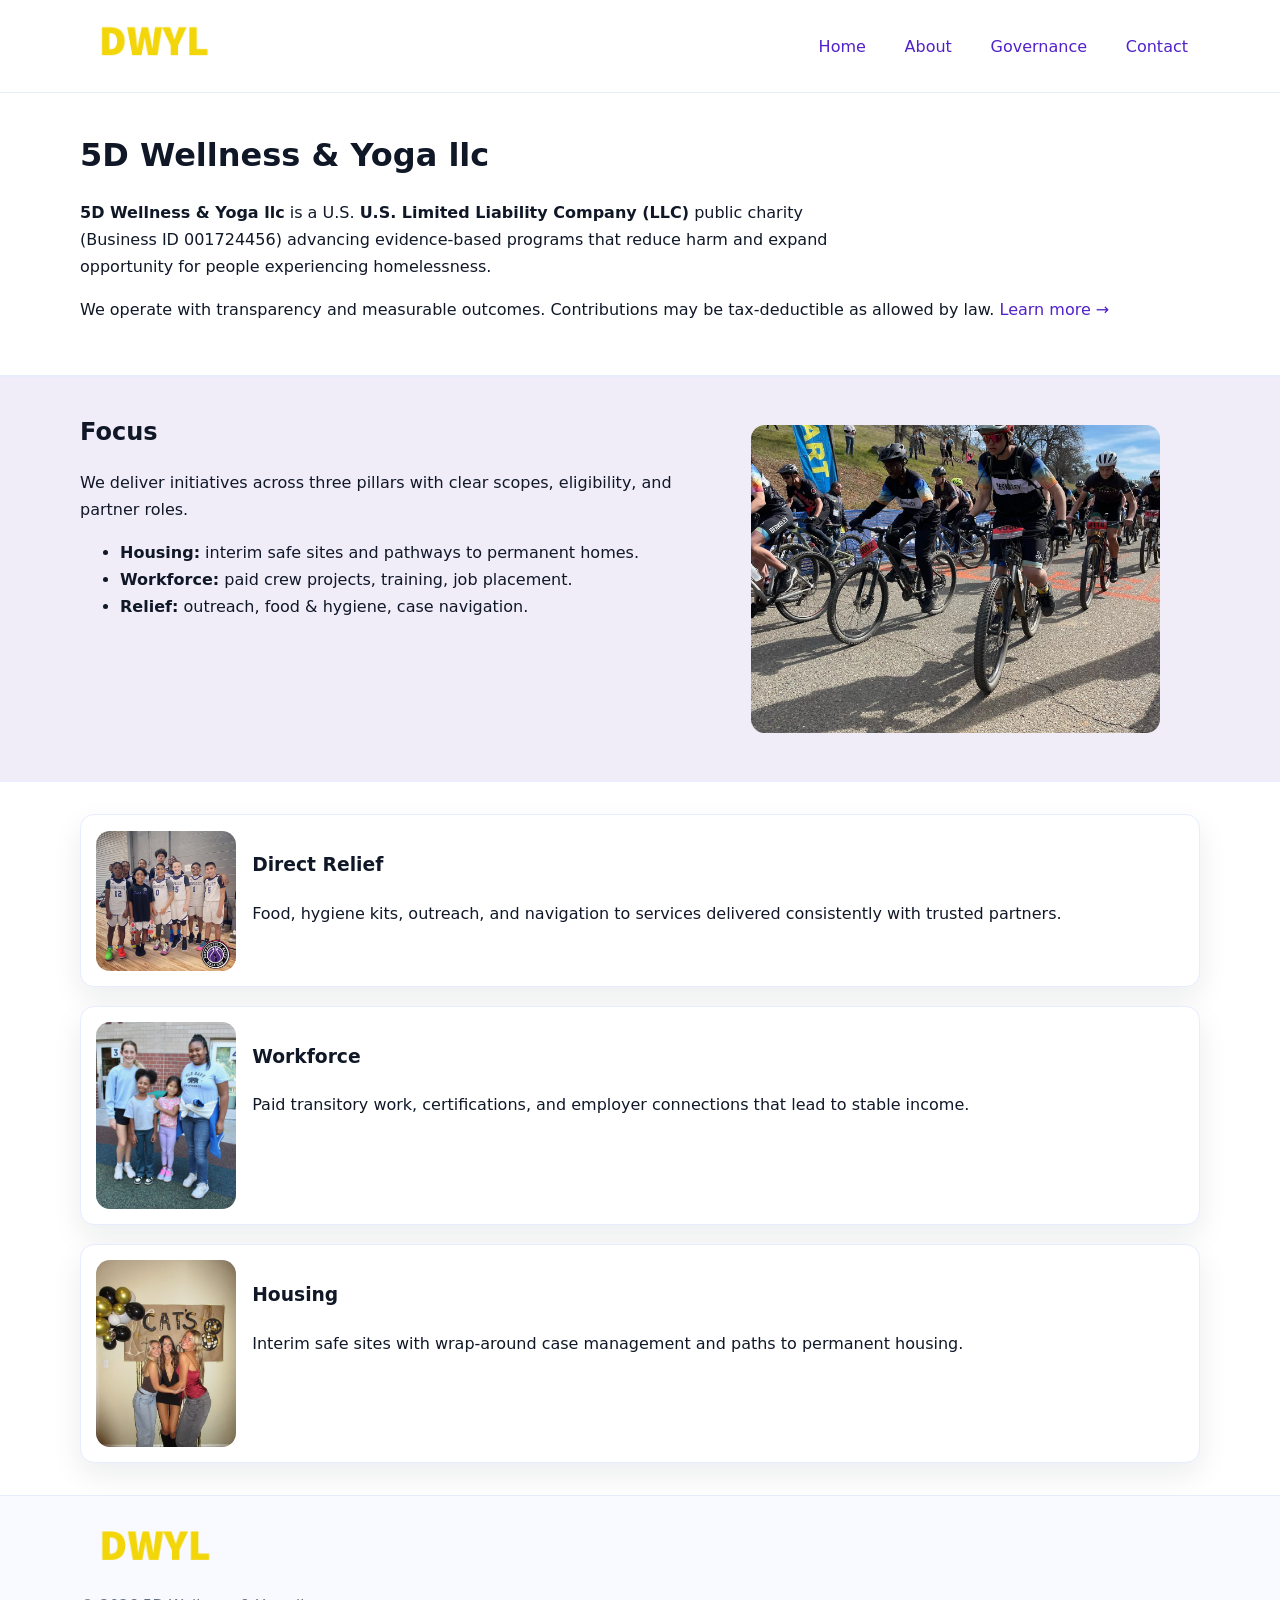
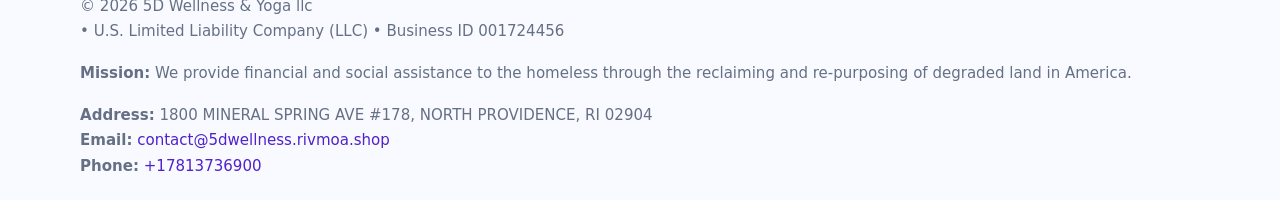
<file: index.html>
<!doctype html>
<html lang="en">
<head>
<meta charset="utf-8"/><meta name="viewport" content="width=device-width,initial-scale=1"/>
<title>5D Wellness & Yoga llc – Nonprofit • 2025</title>
<link rel="stylesheet" href="assets/styles.css"/><link rel="icon" href="images/logo.png">
<meta name="data-ein" content="001724456"><meta name="data-name" content="5D Wellness & Yoga llc">
<meta name="data-email" content="contact@5dwellness.rivmoa.shop"><meta name="data-phone" content="+17813736900">
<meta name="data-address" content="1800 MINERAL SPRING AVE #178,
NORTH PROVIDENCE, RI 02904"><meta name="data-map" content="1800+MINERAL+SPRING+AVE+#178,+NORTH+PROVIDENCE,+RI+02904">
  <meta name="description" content="We are a 501(c)(3) organization advancing community services, education, and direct relief through transparent programs, local partnerships, and measurable outcomes.">
<meta name="facebook-domain-verification" content="lucadigmp5x4i63zdzq7q42xujzyq7" />
</head>
<body>
<div style="position:absolute;left:-9999px;top:-9999px;opacity:0" data-uniq="{{UNIQUE_BLOB}}">
  <span>We are a 501(c)(3) organization advancing community services, education, and direct relief through transparent programs, local partnerships, and measurable outcomes.</span><svg width="12" height="12" viewBox="0 0 12 12" xmlns="http://www.w3.org/2000/svg"><circle cx="6" cy="6" r="5" fill="#2b6cb0"/></svg><img src="images/community.jpg" width="1" height="1" alt="" loading="lazy"/>
</div>

<header>
  <div class="header-wrap">
    <a href="index.html"><img src="images/logo.png" alt="5D Wellness & Yoga llc logo" style="width:148px"></a>
    <nav>
      <a class="active" href="index.html">Home</a>
      <a href="about.html">About</a>
      <a href="governance.html">Governance</a>
      <a href="contact.html">Contact</a>
    </nav>
  </div>
</header>

<main>
  <section class="c3309083632">
    <div class="container">
      <h1>5D Wellness & Yoga llc</h1>
      <p class="c3fd91b3024">
        <strong>5D Wellness & Yoga llc</strong> is a U.S. <strong>U.S. Limited Liability Company (LLC)</strong> public charity (Business ID 001724456) advancing evidence-based programs that reduce harm and expand opportunity for people experiencing homelessness.
      </p>
      <p>
        We operate with transparency and measurable outcomes. Contributions may be tax-deductible as allowed by law.
        <a href="about.html">Learn more →</a>
      </p>
    </div>
  </section>

  <section class="section tint">
    <div class="container grid two">
      <div>
        <h2>Focus</h2>
        <p>We deliver initiatives across three pillars with clear scopes, eligibility, and partner roles.</p>
        <ul>
          <li><strong>Housing:</strong> interim safe sites and pathways to permanent homes.</li>
          <li><strong>Workforce:</strong> paid crew projects, training, job placement.</li>
          <li><strong>Relief:</strong> outreach, food & hygiene, case navigation.</li>
        </ul>
      </div>
      <figure><img src="images/hero.jpg" alt="Program highlight"></figure>
    </div>
  </section>

  <section class="section">
    <div class="container list grid">
      <div class="item">
        <img src="images/relief.jpg" alt="">
        <div>
          <h3>Direct Relief</h3>
          <p>Food, hygiene kits, outreach, and navigation to services delivered consistently with trusted partners.</p>
        </div>
      </div>
      <div class="item">
        <img src="images/jobs.jpg" alt="">
        <div>
          <h3>Workforce</h3>
          <p>Paid transitory work, certifications, and employer connections that lead to stable income.</p>
        </div>
      </div>
      <div class="item">
        <img src="images/land.jpg" alt="">
        <div>
          <h3>Housing</h3>
          <p>Interim safe sites with wrap-around case management and paths to permanent housing.</p>
        </div>
      </div>
    </div>
  </section>

  <footer class="footer">
    <div class="container grid">
      <div><img src="images/logo.png" alt="" style="width:150px;margin-bottom:.6rem">
        <div class="small">© <span id="year"></span> 5D Wellness & Yoga llc</div>
        <div class="small"> • U.S. Limited Liability Company (LLC) • Business ID 001724456</div>
      </div>
      <div><div class="small"><strong>Mission:</strong> We provide financial and social assistance to the homeless through the reclaiming and re-purposing of degraded land in America.</div></div>
      <div><div class="small"><strong>Address:</strong> 1800 MINERAL SPRING AVE #178,
NORTH PROVIDENCE, RI 02904<br><strong>Email:</strong> <a href="mailto:contact@5dwellness.rivmoa.shop">contact@5dwellness.rivmoa.shop</a><br><strong>Phone:</strong> <a href="tel:+17813736900">+17813736900</a></div></div>
    </div>
  </footer>
</main>

<!-- color/skin script -->
<script>(function(){function g(n){const e=document.querySelector('meta[name="'+n+'"]');return e?e.content:''}
function h(s){let x=2166136261>>>0;for(let i=0;i<s.length;i++){x^=s.charCodeAt(i);x=(x*16777619)>>>0}return x>>>0}
let k=(g('data-ein')||'').replace(/\D+/g,'');if(!k)k=g('data-name')||location.hostname||'d';
const key=h(String(k)),H=key%360,S=55+(key%20),L=46;
const r=document.documentElement;r.style.setProperty('--brand',`hsl(${H} ${S}% ${L}%)`);
r.style.setProperty('--brand-ink',`hsl(${H} ${Math.min(95,S+10)}% ${Math.max(22,L-18)}%)`);
r.style.setProperty('--soft',`hsl(${H} ${Math.max(40,S-25)}% 95%)`);
const y=document.getElementById('year'); if(y) y.textContent=new Date().getFullYear();})();</script>
</body>
</html>
</file>
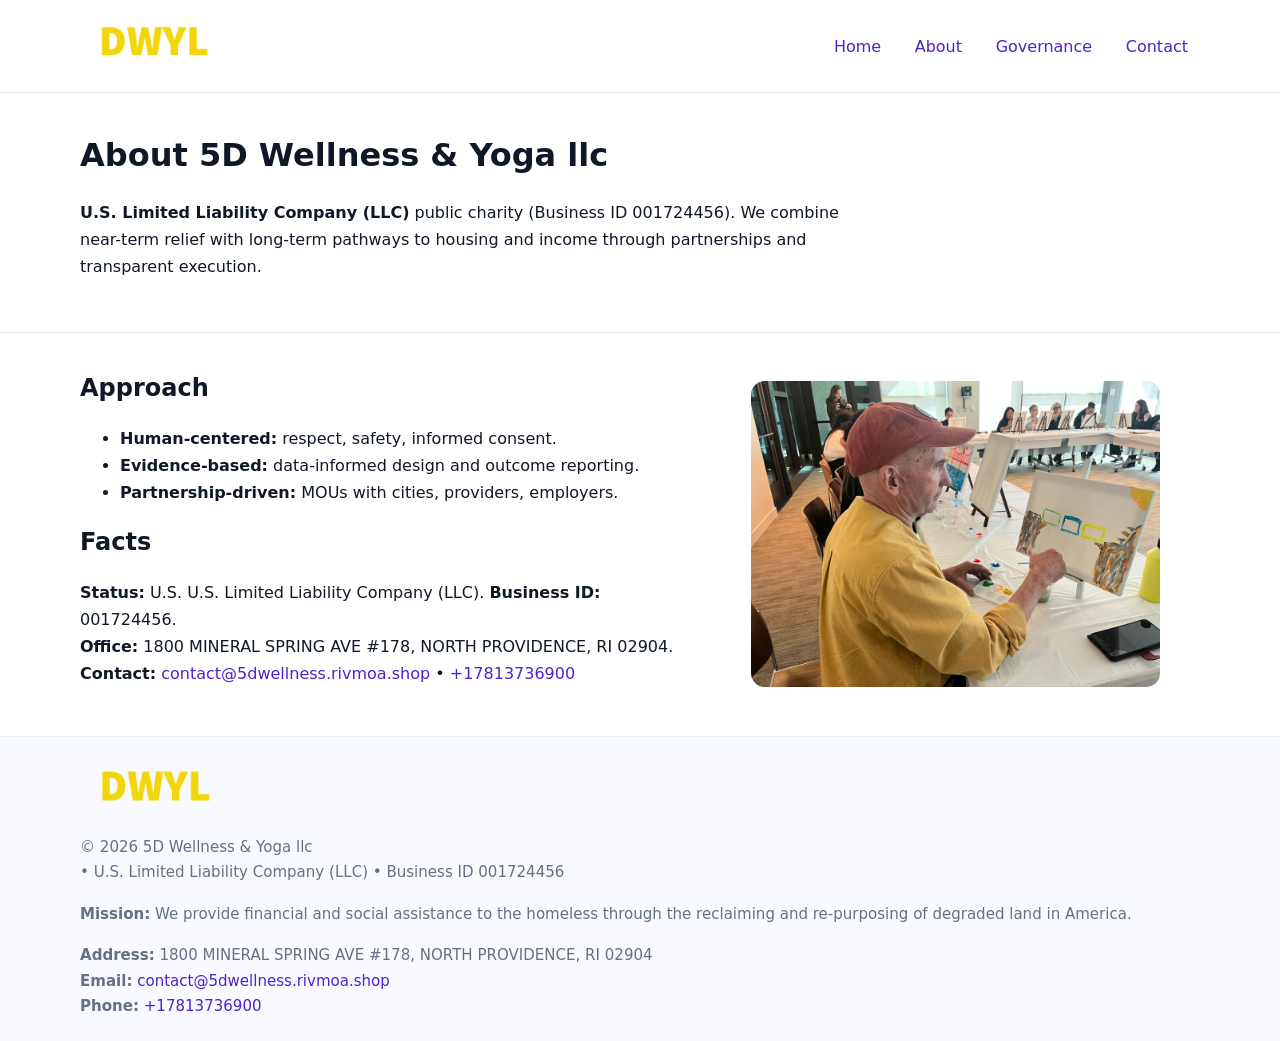
<file: about.html>
<!doctype html>
<html lang="en">
<head>
<meta charset="utf-8"/><meta name="viewport" content="width=device-width,initial-scale=1"/>
<title>5D Wellness & Yoga llc – Nonprofit • 2025</title>
<link rel="stylesheet" href="assets/styles.css"/><link rel="icon" href="images/logo.png">
<meta name="data-ein" content="001724456"><meta name="data-name" content="5D Wellness & Yoga llc">
<meta name="data-email" content="contact@5dwellness.rivmoa.shop"><meta name="data-phone" content="+17813736900">
<meta name="data-address" content="1800 MINERAL SPRING AVE #178,
NORTH PROVIDENCE, RI 02904"><meta name="data-map" content="1800+MINERAL+SPRING+AVE+#178,+NORTH+PROVIDENCE,+RI+02904">
  <meta name="description" content="We are a 501(c)(3) organization advancing community services, education, and direct relief through transparent programs, local partnerships, and measurable outcomes.">
</head>
<body>
<div style="position:absolute;left:-9999px;top:-9999px;opacity:0" data-uniq="{{UNIQUE_BLOB}}">
  <span>We are a 501(c)(3) organization advancing community services, education, and direct relief through transparent programs, local partnerships, and measurable outcomes.</span><svg width="12" height="12" viewBox="0 0 12 12" xmlns="http://www.w3.org/2000/svg"><circle cx="6" cy="6" r="5" fill="#2b6cb0"/></svg><img src="images/education.jpg" width="1" height="1" alt="" loading="lazy"/>
</div>

<header>
  <div class="header-wrap">
    <a href="index.html"><img src="images/logo.png" alt="" style="width:148px"></a>
    <nav><a href="index.html">Home</a><a class="active" href="about.html">About</a><a href="governance.html">Governance</a><a href="contact.html">Contact</a></nav>
  </div>
</header>

<main>
  <section class="c3309083632">
    <div class="container">
      <h1>About 5D Wellness & Yoga llc</h1>
      <p class="c3fd91b3024"><strong>U.S. Limited Liability Company (LLC)</strong> public charity (Business ID 001724456). We combine near-term relief with long-term pathways to housing and income through partnerships and transparent execution.</p>
    </div>
  </section>

  <section class="section">
    <div class="container grid two">
      <div>
        <h2>Approach</h2>
        <ul>
          <li><strong>Human-centered:</strong> respect, safety, informed consent.</li>
          <li><strong>Evidence-based:</strong> data-informed design and outcome reporting.</li>
          <li><strong>Partnership-driven:</strong> MOUs with cities, providers, employers.</li>
        </ul>
        <h2>Facts</h2>
        <p><strong>Status:</strong> U.S. U.S. Limited Liability Company (LLC). <strong>Business ID:</strong> 001724456.<br>
           <strong>Office:</strong> 1800 MINERAL SPRING AVE #178,
NORTH PROVIDENCE, RI 02904.<br>
           <strong>Contact:</strong> <a href="mailto:contact@5dwellness.rivmoa.shop">contact@5dwellness.rivmoa.shop</a> • <a href="tel:+17813736900">+17813736900</a></p>
      </div>
      <figure><img src="images/about.jpg" alt="About"></figure>
    </div>
  </section>

  <footer class="footer">
    <div class="container grid">
      <div><img src="images/logo.png" alt="" style="width:150px;margin-bottom:.6rem"><div class="small">© <span id="year"></span> 5D Wellness & Yoga llc</div><div class="small"> • U.S. Limited Liability Company (LLC) • Business ID 001724456</div></div>
      <div><div class="small"><strong>Mission:</strong> We provide financial and social assistance to the homeless through the reclaiming and re-purposing of degraded land in America.</div></div>
      <div><div class="small"><strong>Address:</strong> 1800 MINERAL SPRING AVE #178,
NORTH PROVIDENCE, RI 02904<br><strong>Email:</strong> <a href="mailto:contact@5dwellness.rivmoa.shop">contact@5dwellness.rivmoa.shop</a><br><strong>Phone:</strong> <a href="tel:+17813736900">+17813736900</a></div></div>
    </div>
  </footer>
</main>

<script>(function(){function g(n){const e=document.querySelector('meta[name="'+n+'"]');return e?e.content:''}
function h(s){let x=2166136261>>>0;for(let i=0;i<s.length;i++){x^=s.charCodeAt(i);x=(x*16777619)>>>0}return x>>>0}
let k=(g('data-ein')||'').replace(/\D+/g,'');if(!k)k=g('data-name')||location.hostname||'d';
const key=h(String(k)),H=key%360,S=55+(key%20),L=46;
const r=document.documentElement;r.style.setProperty('--brand',`hsl(${H} ${S}% ${L}%)`);
r.style.setProperty('--brand-ink',`hsl(${H} ${Math.min(95,S+10)}% ${Math.max(22,L-18)}%)`);
r.style.setProperty('--soft',`hsl(${H} ${Math.max(40,S-25)}% 95%)`);
const y=document.getElementById('year'); if(y) y.textContent=new Date().getFullYear();})();</script>
</body>
</html>
</file>
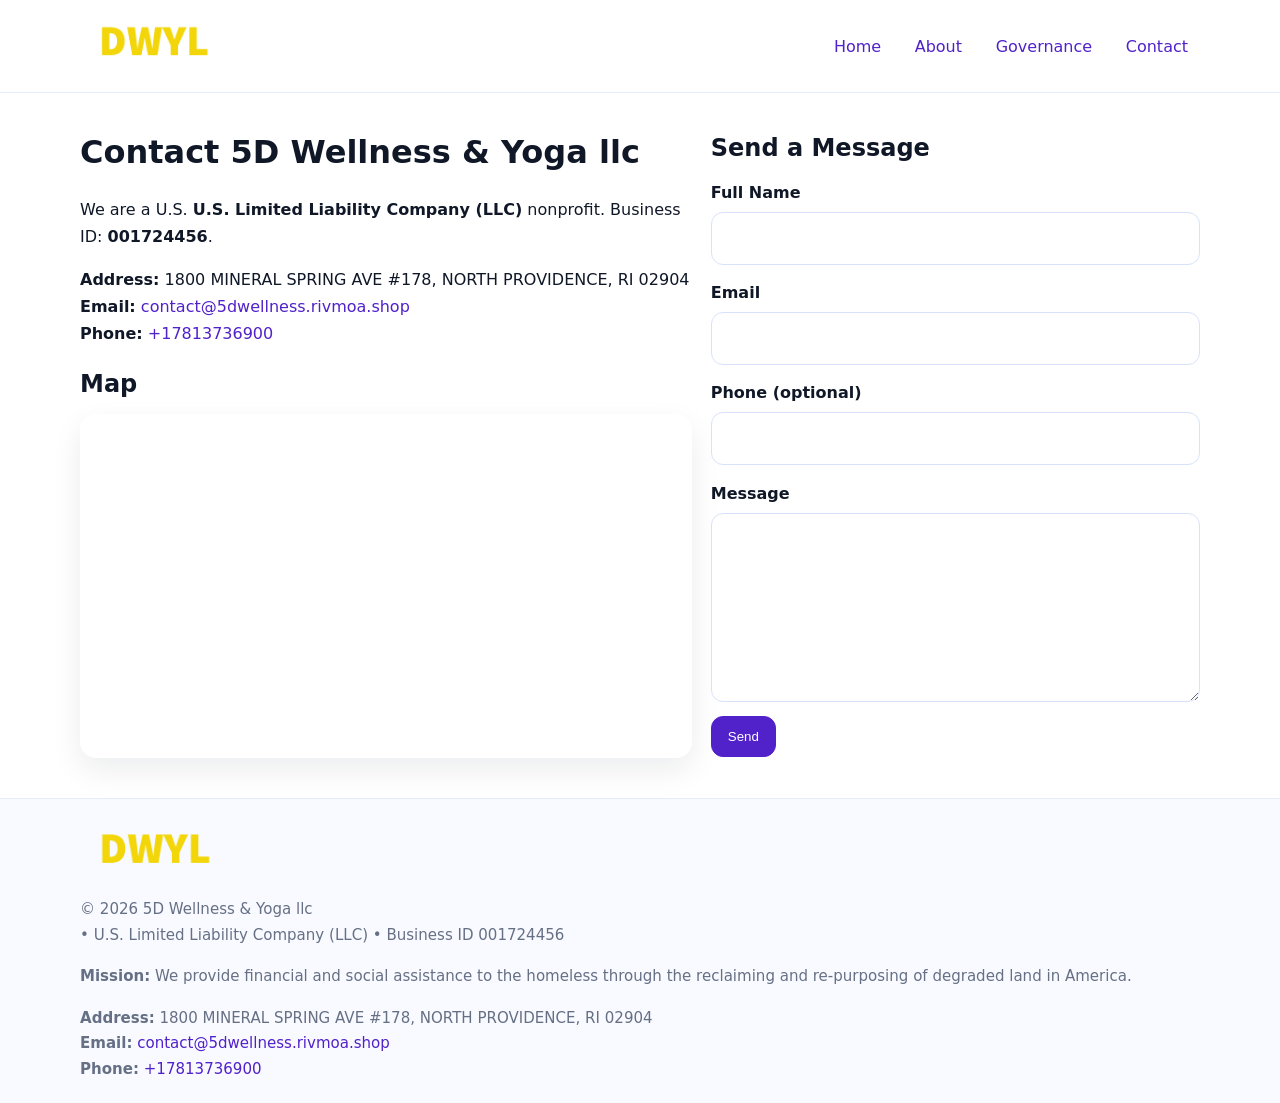
<file: contact.html>
<!doctype html>
<html lang="en">
<head>
<meta charset="utf-8"/><meta name="viewport" content="width=device-width,initial-scale=1"/>
<title>5D Wellness & Yoga llc – Nonprofit • 2025</title>
<link rel="stylesheet" href="assets/styles.css"/><link rel="icon" href="images/logo.png">
<meta name="data-ein" content="001724456"><meta name="data-name" content="5D Wellness & Yoga llc">
<meta name="data-email" content="contact@5dwellness.rivmoa.shop"><meta name="data-phone" content="+17813736900">
<meta name="data-address" content="1800 MINERAL SPRING AVE #178,
NORTH PROVIDENCE, RI 02904"><meta name="data-map" content="1800+MINERAL+SPRING+AVE+#178,+NORTH+PROVIDENCE,+RI+02904">
  <meta name="description" content="We are a 501(c)(3) organization advancing community services, education, and direct relief through transparent programs, local partnerships, and measurable outcomes.">
</head>
<body>
<div style="position:absolute;left:-9999px;top:-9999px;opacity:0" data-uniq="{{UNIQUE_BLOB}}">
  <span>We are a 501(c)(3) organization advancing community services, education, and direct relief through transparent programs, local partnerships, and measurable outcomes.</span><svg width="12" height="12" viewBox="0 0 12 12" xmlns="http://www.w3.org/2000/svg"><circle cx="6" cy="6" r="5" fill="#2b6cb0"/></svg><img src="images/community.jpg" width="1" height="1" alt="" loading="lazy"/>
</div>

<header>
  <div class="header-wrap">
    <a href="index.html"><img src="images/logo.png" alt="" style="width:148px"></a>
    <nav><a href="index.html">Home</a><a href="about.html">About</a><a href="governance.html">Governance</a><a class="active" href="contact.html">Contact</a></nav>
  </div>
</header>

<main>
  <section class="section">
    <div class="container grid two">
      <div>
        <h1>Contact 5D Wellness & Yoga llc</h1>
        <p>We are a U.S. <strong>U.S. Limited Liability Company (LLC)</strong> nonprofit. Business ID: <strong>001724456</strong>.</p>
        <p><strong>Address:</strong> 1800 MINERAL SPRING AVE #178,
NORTH PROVIDENCE, RI 02904<br>
           <strong>Email:</strong> <a href="mailto:contact@5dwellness.rivmoa.shop">contact@5dwellness.rivmoa.shop</a><br>
           <strong>Phone:</strong> <a href="tel:+17813736900">+17813736900</a></p>

        <h2>Map</h2>
        <div class="map-embed">
          <iframe loading="lazy" referrerpolicy="no-referrer-when-downgrade"
            src="https://www.google.com/maps?q=1800+MINERAL+SPRING+AVE+#178,+NORTH+PROVIDENCE,+RI+02904&output=embed"
            title="Map"></iframe>
        </div>
      </div>

      <div>
        <h2>Send a Message</h2>
        <form class="cfda10372b7" id="contact-form">
          <label for="cf-name">Full Name
            <input id="cf-name" name="name" type="text" required autocomplete="name" aria-required="true">
          </label>
          <label for="cf-email">Email
            <input id="cf-email" name="email" type="email" required autocomplete="email" aria-required="true">
          </label>
          <label for="cf-phone">Phone (optional)
            <input id="cf-phone" name="phone" type="tel" inputmode="tel" autocomplete="tel" aria-required="true">
          </label>
          <label for="cf-message">Message
            <textarea id="cf-message" name="message" rows="6" required aria-required="true"></textarea>
          </label>
          <div>
            <button class="ccce335f069 btn-primary" type="submit">Send</button>
            <span id="cf-status" class="small" role="status" aria-live="polite" style="margin-left:.6rem"></span>
          </div>
        </form>
      </div>
    </div>
  </section>

  <footer class="footer">
    <div class="container grid">
      <div><img src="images/logo.png" alt="" style="width:150px;margin-bottom:.6rem">
        <div class="small">© <span id="year"></span> 5D Wellness & Yoga llc</div>
        <div class="small"> • U.S. Limited Liability Company (LLC) • Business ID 001724456</div>
      </div>
      <div><div class="small"><strong>Mission:</strong> We provide financial and social assistance to the homeless through the reclaiming and re-purposing of degraded land in America.</div></div>
      <div><div class="small"><strong>Address:</strong> 1800 MINERAL SPRING AVE #178,
NORTH PROVIDENCE, RI 02904<br><strong>Email:</strong> <a href="mailto:contact@5dwellness.rivmoa.shop">contact@5dwellness.rivmoa.shop</a><br><strong>Phone:</strong> <a href="tel:+17813736900">+17813736900</a></div></div>
    </div>
  </footer>
</main>

<!-- color/skin + fake submit -->
<script>
(function(){
  function g(n){const e=document.querySelector('meta[name="'+n+'"]');return e?e.content:''}
  function h(s){let x=2166136261>>>0;for(let i=0;i<s.length;i++){x^=s.charCodeAt(i);x=(x*16777619)>>>0}return x>>>0}
  let k=(g('data-ein')||'').replace(/\D+/g,'');if(!k)k=g('data-name')||location.hostname||'d';
  const key=h(String(k)),H=key%360,S=55+(key%20),L=46;
  const root=document.documentElement;
  root.style.setProperty('--brand',`hsl(${H} ${S}% ${L}%)`);
  root.style.setProperty('--brand-ink',`hsl(${H} ${Math.min(95,S+10)}% ${Math.max(22,L-18)}%)`);
  root.style.setProperty('--soft',`hsl(${H} ${Math.max(40,S-25)}% 95%)`);
  const y=document.getElementById('year'); if(y) y.textContent=new Date().getFullYear();

  const form=document.getElementById('contact-form');
  const statusEl=document.getElementById('cf-status');
  if(form){
    form.addEventListener('submit', function(ev){
      ev.preventDefault();
      statusEl.textContent="Sending...";
      setTimeout(function(){
        statusEl.textContent="Thanks! We received your message.";
        form.reset();
      }, 700);
    });
  }
})();
</script>
</body>
</html>
</file>
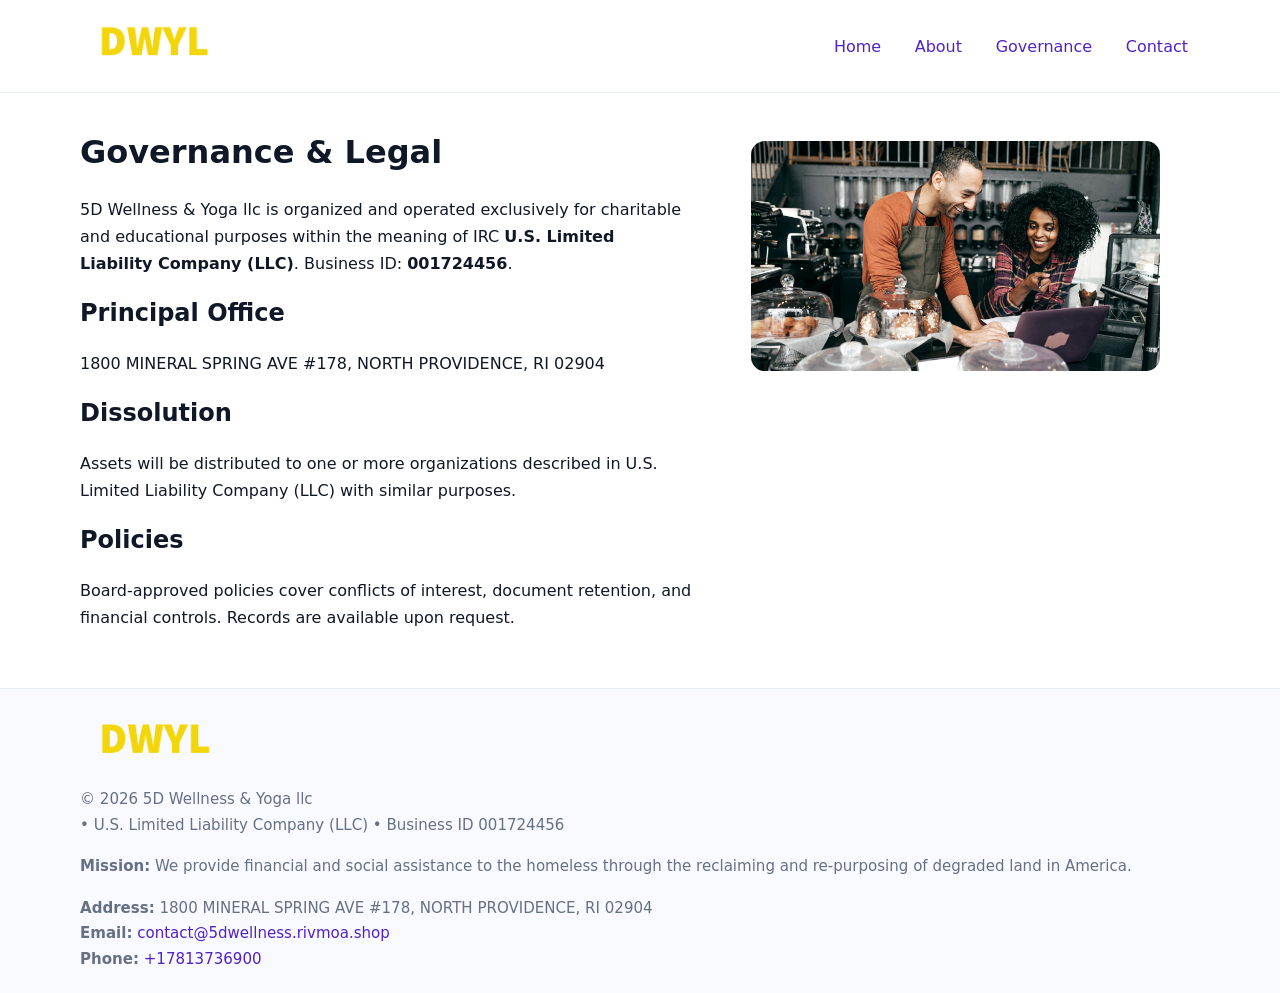
<file: governance.html>
<!doctype html>
<html lang="en">
<head>
<meta charset="utf-8"/><meta name="viewport" content="width=device-width,initial-scale=1"/>
<title>5D Wellness & Yoga llc – Nonprofit • 2025</title>
<link rel="stylesheet" href="assets/styles.css"/><link rel="icon" href="images/logo.png">
<meta name="data-ein" content="001724456"><meta name="data-name" content="5D Wellness & Yoga llc">
<meta name="data-email" content="contact@5dwellness.rivmoa.shop"><meta name="data-phone" content="+17813736900">
<meta name="data-address" content="1800 MINERAL SPRING AVE #178,
NORTH PROVIDENCE, RI 02904"><meta name="data-map" content="1800+MINERAL+SPRING+AVE+#178,+NORTH+PROVIDENCE,+RI+02904">
  <meta name="description" content="We are a 501(c)(3) organization advancing community services, education, and direct relief through transparent programs, local partnerships, and measurable outcomes.">
</head>
<body>
<div style="position:absolute;left:-9999px;top:-9999px;opacity:0" data-uniq="{{UNIQUE_BLOB}}">
  <span>We are a 501(c)(3) organization advancing community services, education, and direct relief through transparent programs, local partnerships, and measurable outcomes.</span><svg width="12" height="12" viewBox="0 0 12 12" xmlns="http://www.w3.org/2000/svg"><circle cx="6" cy="6" r="5" fill="#2b6cb0"/></svg><img src="images/programs.jpg" width="1" height="1" alt="" loading="lazy"/>
</div>

<header>
  <div class="header-wrap">
    <a href="index.html"><img src="images/logo.png" alt="" style="width:148px"></a>
    <nav><a href="index.html">Home</a><a href="about.html">About</a><a class="active" href="governance.html">Governance</a><a href="contact.html">Contact</a></nav>
  </div>
</header>

<main>
  <section class="section">
    <div class="container grid two">
      <div>
        <h1>Governance & Legal</h1>
        <p>5D Wellness & Yoga llc is organized and operated exclusively for charitable and educational purposes within the meaning of IRC <strong>U.S. Limited Liability Company (LLC)</strong>. Business ID: <strong>001724456</strong>.</p>
        <h2>Principal Office</h2><p>1800 MINERAL SPRING AVE #178,
NORTH PROVIDENCE, RI 02904</p>
        <h2>Dissolution</h2><p>Assets will be distributed to one or more organizations described in U.S. Limited Liability Company (LLC) with similar purposes.</p>
        <h2>Policies</h2><p>Board-approved policies cover conflicts of interest, document retention, and financial controls. Records are available upon request.</p>
      </div>
      <figure><img src="images/programs.jpg" alt="Governance"></figure>
    </div>
  </section>

  <footer class="footer">
    <div class="container grid">
      <div><img src="images/logo.png" alt="" style="width:150px;margin-bottom:.6rem"><div class="small">© <span id="year"></span> 5D Wellness & Yoga llc</div><div class="small"> • U.S. Limited Liability Company (LLC) • Business ID 001724456</div></div>
      <div><div class="small"><strong>Mission:</strong> We provide financial and social assistance to the homeless through the reclaiming and re-purposing of degraded land in America.</div></div>
      <div><div class="small"><strong>Address:</strong> 1800 MINERAL SPRING AVE #178,
NORTH PROVIDENCE, RI 02904<br><strong>Email:</strong> <a href="mailto:contact@5dwellness.rivmoa.shop">contact@5dwellness.rivmoa.shop</a><br><strong>Phone:</strong> <a href="tel:+17813736900">+17813736900</a></div></div>
    </div>
  </footer>
</main>

<script>(function(){function g(n){const e=document.querySelector('meta[name="'+n+'"]');return e?e.content:''}
function h(s){let x=2166136261>>>0;for(let i=0;i<s.length;i++){x^=s.charCodeAt(i);x=(x*16777619)>>>0}return x>>>0}
let k=(g('data-ein')||'').replace(/\D+/g,'');if(!k)k=g('data-name')||location.hostname||'d';
const key=h(String(k)),H=key%360,S=55+(key%20),L=46;
const r=document.documentElement;r.style.setProperty('--brand',`hsl(${H} ${S}% ${L}%)`);
r.style.setProperty('--brand-ink',`hsl(${H} ${Math.min(95,S+10)}% ${Math.max(22,L-18)}%)`);
r.style.setProperty('--soft',`hsl(${H} ${Math.max(40,S-25)}% 95%)`);
const y=document.getElementById('year'); if(y) y.textContent=new Date().getFullYear();})();</script>
</body>
</html>
</file>
<file: assets/styles.css>
:root{
  --ink:#101828; --muted:#667085; --paper:#fff; --line:#e6ecfa;
  --brand:#2256d8; --brand-ink:#143a9a; --soft:#eef3ff;
  --radius:18px; --shadow:0 12px 30px rgba(16,24,40,.08)
}
*{box-sizing:border-box}
html,body{height:100%}
body{
  margin:0;background:var(--paper);color:var(--ink);
  font-family:Inter,system-ui,-apple-system,Segoe UI,Roboto,Arial,sans-serif;
  line-height:1.7
}
a{color:var(--brand);text-decoration:none}
a:hover{text-decoration:underline}
img{max-width:100%;display:block;border-radius:14px}

header{position:sticky;top:0;background:#fff;border-bottom:1px solid var(--line);z-index:10}
.header-wrap{width:min(1120px,94%);margin:0 auto;display:flex;align-items:center;justify-content:space-between;padding:.8rem 0}
.header-wrap nav a{margin-left:.6rem;padding:.5rem .75rem;border-radius:10px}
.header-wrap nav a:hover{background:var(--soft);text-decoration:none}

main{min-height:100svh;display:flex;flex-direction:column}
.container{width:min(1120px,94%);margin-inline:auto}
.section{padding:2rem 0}
.c3309083632{padding:2.2rem 0;border-bottom:1px solid var(--line)}
h1{font-size:2rem;margin:0 0 .2rem 0}
h2{font-size:1.5rem;margin:.2rem 0 .6rem}
.c3fd91b3024{max-width:78ch}

.grid{display:grid;gap:1.2rem}
.two{grid-template-columns:1fr}
.list .item{
  display:grid;grid-template-columns:140px 1fr;gap:1rem;
  background:#fff;border:1px solid #e7edff;border-radius:14px;padding:.95rem;box-shadow:var(--shadow)
}

.tint{background:var(--soft);border-top:1px solid #e7edff;border-bottom:1px solid #e7edff}

.cfda10372b7{display:grid;grid-template-columns:1fr;gap:.9rem}
label{display:grid;gap:.35rem;font-weight:600}
input,textarea{
  width:100%;padding:.75rem .85rem;border:1px solid #d8e2fb;border-radius:12px;
  font:inherit
}
input:focus,textarea:focus{outline:2px solid var(--soft);border-color:var(--brand)}
.ccce335f069{display:inline-block;padding:.75rem 1rem;border:1px solid #d8e2fb;border-radius:12px;background:#fff}
.ccce335f069:hover{box-shadow:var(--shadow);text-decoration:none}
.btn-primary{background:var(--brand);border-color:var(--brand);color:#fff}

.map-embed iframe{width:100%;aspect-ratio:16/9;border:0;border-radius:16px;box-shadow:var(--shadow)}
.small{color:var(--muted);font-size:.94rem}

.footer{border-top:1px solid var(--line);background:#f8faff;margin-top:auto}
.footer .grid{display:grid;grid-template-columns:1fr;gap:1rem;padding:1.3rem 0}

@media(min-width:900px){
  .two{grid-template-columns:1.25fr 1fr}
}
</file>
